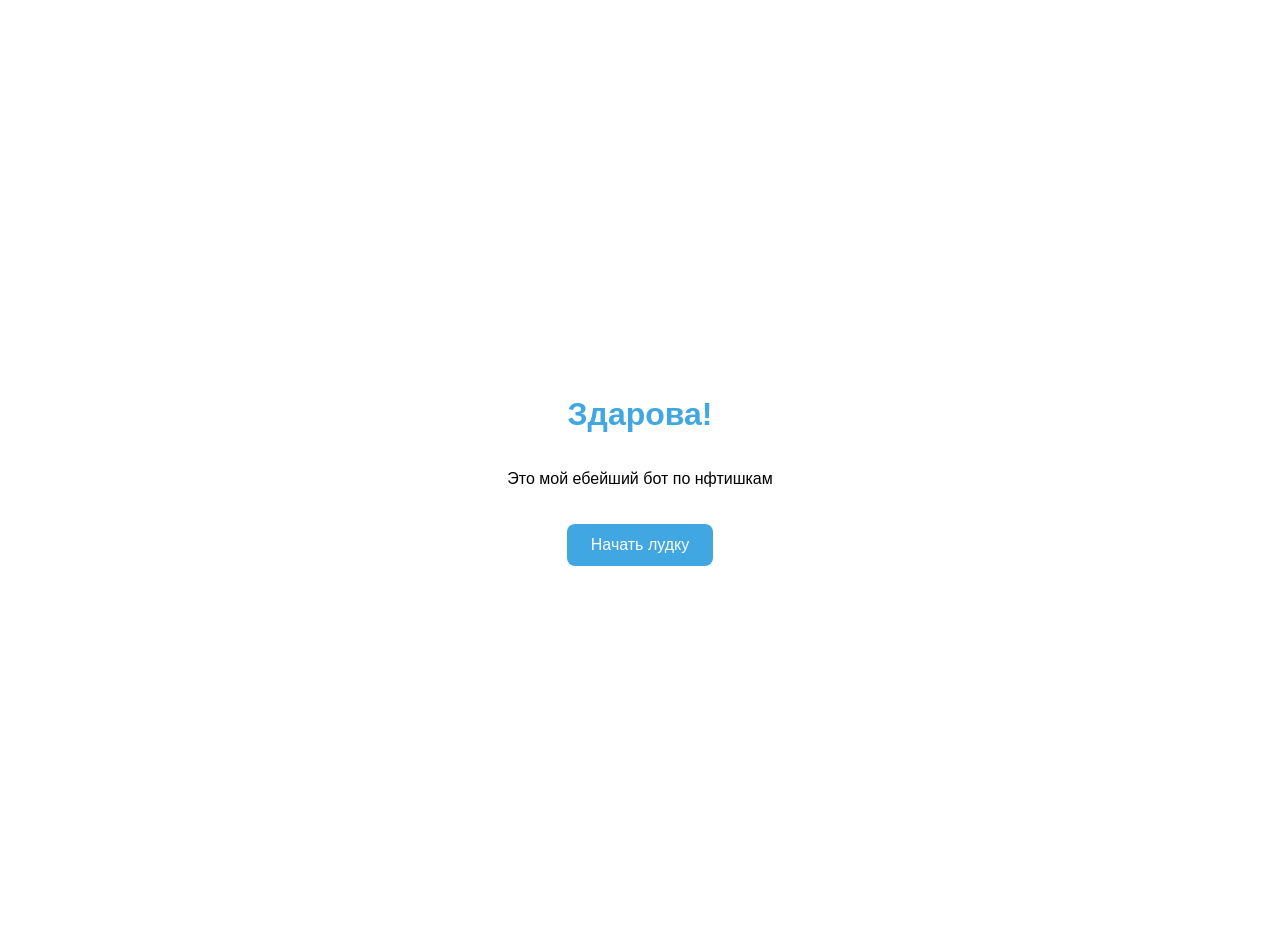
<file: index.html>
<!DOCTYPE html>
<html lang="ru">
<head>
    <meta charset="UTF-8">
    <meta name="viewport" content="width=device-width, initial-scale=1.0">
    <title>Мое первое Mini App</title>
    <!-- Обязательно! Скрипт для связи с Telegram -->
    <script src="https://telegram.org/js/telegram-web-app.js"></script>
    <link rel="stylesheet" href="style.css">
</head>
<body>
    <div class="container">
        <h1 id="greeting">Здарова!</h1>
        <p>Это мой ебейший бот по нфтишкам</p>
        
        <!-- КНОПКА - вот что отсутствовало! -->
        <button onclick="startGame()">Начать лудку</button>
    </div>
    
    <!-- Скрипт подключаем ОДИН раз в конце -->
    <script src="script.js"></script>
</body>
</html>
</file>
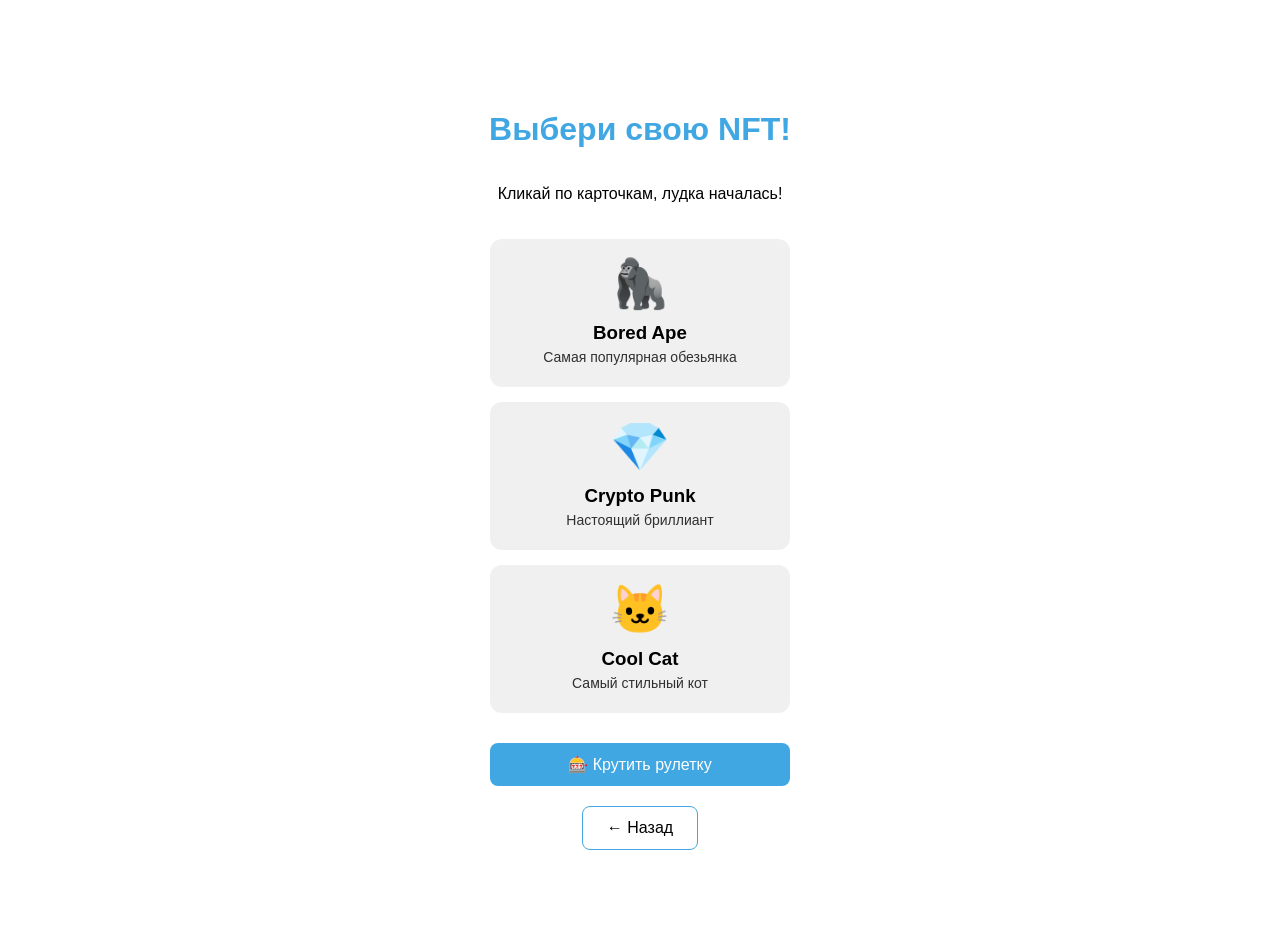
<file: game.html>
<!DOCTYPE html>
<html lang="ru">
<head>
    <meta charset="UTF-8">
    <meta name="viewport" content="width=device-width, initial-scale=1.0">
    <title>Выбор NFT</title>
    <script src="https://telegram.org/js/telegram-web-app.js"></script>
    <link rel="stylesheet" href="style.css">
</head>
<body>
    <div class="container">
        <h1 id="greeting">Выбери свою NFT!</h1>
        <p>Кликай по карточкам, лудка началась!</p>
        
        <div class="nft-grid">
            <div class="nft-card" onclick="chooseNFT('1')">
                <div class="nft-emoji">🦍</div>
                <h3>Bored Ape</h3>
                <p>Самая популярная обезьянка</p>
            </div>
            
            <div class="nft-card" onclick="chooseNFT('2')">
                <div class="nft-emoji">💎</div>
                <h3>Crypto Punk</h3>
                <p>Настоящий бриллиант</p>
            </div>
            
            <div class="nft-card" onclick="chooseNFT('3')">
                <div class="nft-emoji">🐱</div>
                <h3>Cool Cat</h3>
                <p>Самый стильный кот</p>
            </div>
        </div>
        <button onclick="goToWheel()" class="wheel-btn">🎰 Крутить рулетку</button>
        <button onclick="goBack()" class="back-btn">← Назад</button>
    </div>
    
    <script src="game.js"></script>
</body>
</html>
</file>
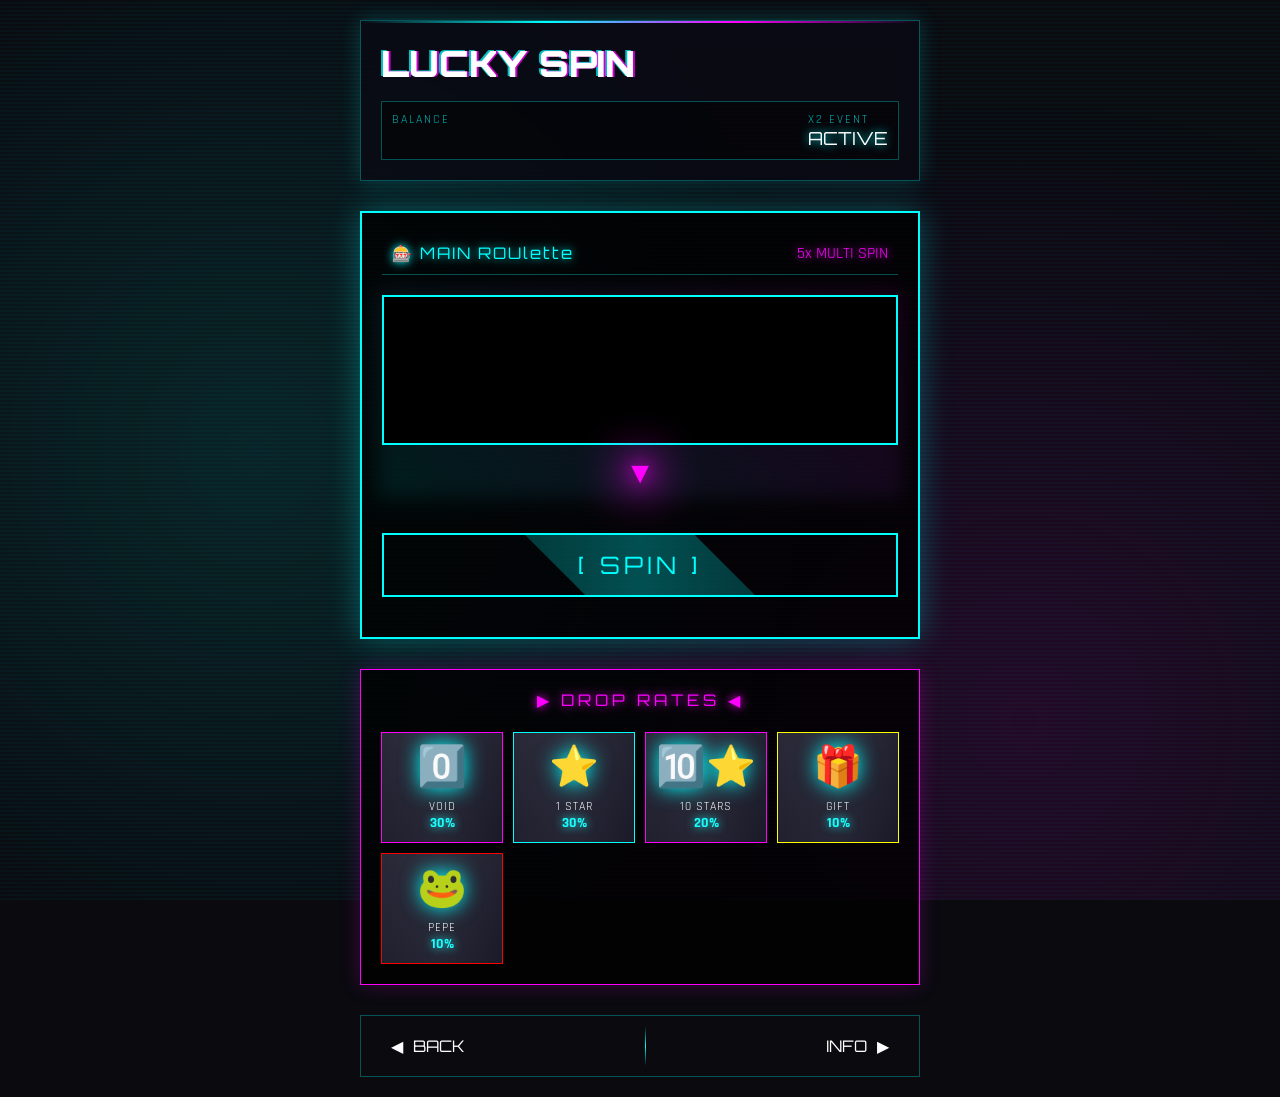
<file: wheel.html>
<!DOCTYPE html>
<html lang="ru">
<head>
    <meta charset="UTF-8">
    <meta name="viewport" content="width=device-width, initial-scale=1.0">
    <title>NFT SLOT // CYBER ROUlette</title>
    <script src="https://telegram.org/js/telegram-web-app.js"></script>
    <link rel="stylesheet" href="wheel.css">
    <link href="https://fonts.googleapis.com/css2?family=Orbitron:wght@400;700;900&family=Rajdhani:wght@300;400;600&display=swap" rel="stylesheet">
</head>
<body>
    <div class="scanlines"></div>
    <div class="cyber-bg"></div>
    
    <div class="container">
        <div class="header">
            <h1 id="greeting" class="glitch" data-text="LUCKY SPIN">LUCKY SPIN</h1>
            <div class="status-bar">
                <div class="balance">
                    <span class="label">BALANCE</span>
                    <span class="value" id="userName"></span>
                </div>
                <div class="multiplier">
                    <span class="label">x2 EVENT</span>
                    <span class="value">ACTIVE</span>
                </div>
            </div>
        </div>
        
        <!-- Горизонтальная рулетка в стиле GorilaCase -->
        <div class="slot-machine">
            <div class="slot-header">
                <div class="slot-title">🎰 MAIN ROUlette</div>
                <div class="slot-subtitle">5x MULTI SPIN</div>
            </div>
            
            <div class="window-container">
                <div class="window-glow"></div>
                <div class="window">
                    <div class="reel" id="reel">
                        <!-- Сюда будут добавляться призы -->
                    </div>
                </div>
                <div class="pointer-line">
                    <span>▼</span>
                    <div class="pointer-glow"></div>
                </div>
            </div>
            
            <div class="controls">
                <button onclick="spinSlot()" id="spinBtn" class="cyber-button">
                    <span class="glitch-text">[ SPIN ]</span>
                    <span class="button-glow"></span>
                </button>
            </div>
        </div>
        
        <!-- Статистика призов в стиле GorilaCase -->
        <div class="prize-panel">
            <div class="panel-header">
                <span class="panel-title">▶ DROP RATES ◀</span>
            </div>
            <div class="prize-grid">
                <div class="prize-card rare">
                    <div class="card-glow"></div>
                    <div class="prize-emoji">0️⃣</div>
                    <div class="prize-info">
                        <span class="prize-name">VOID</span>
                        <span class="prize-chance">30%</span>
                    </div>
                </div>
                <div class="prize-card common">
                    <div class="card-glow"></div>
                    <div class="prize-emoji">⭐</div>
                    <div class="prize-info">
                        <span class="prize-name">1 STAR</span>
                        <span class="prize-chance">30%</span>
                    </div>
                </div>
                <div class="prize-card rare">
                    <div class="card-glow"></div>
                    <div class="prize-emoji">🔟⭐</div>
                    <div class="prize-info">
                        <span class="prize-name">10 STARS</span>
                        <span class="prize-chance">20%</span>
                    </div>
                </div>
                <div class="prize-card epic">
                    <div class="card-glow"></div>
                    <div class="prize-emoji">🎁</div>
                    <div class="prize-info">
                        <span class="prize-name">GIFT</span>
                        <span class="prize-chance">10%</span>
                    </div>
                </div>
                <div class="prize-card legendary">
                    <div class="card-glow"></div>
                    <div class="prize-emoji">🐸</div>
                    <div class="prize-info">
                        <span class="prize-name">PEPE</span>
                        <span class="prize-chance">10%</span>
                    </div>
                </div>
            </div>
        </div>
        
        <!-- Навигация -->
        <div class="nav-bar">
            <button onclick="goBack()" class="nav-btn">
                <span class="nav-icon">◀</span>
                <span class="nav-text">BACK</span>
            </button>
            <div class="nav-divider"></div>
            <button onclick="showInfo()" class="nav-btn">
                <span class="nav-text">INFO</span>
                <span class="nav-icon">▶</span>
            </button>
        </div>
    </div>
    
    <!-- Модальное окно победы в стиле GorilaCase -->
    <div id="winModal" class="modal" style="display: none;">
        <div class="modal-overlay"></div>
        <div class="modal-content cyber-modal">
            <div class="modal-glow"></div>
            <div class="modal-header">
                <span class="modal-title">🎉 VICTORY 🎉</span>
                <span class="close" onclick="closeModal()">✕</span>
            </div>
            <div class="modal-body">
                <div id="prizeDisplay" class="prize-display"></div>
                <h2 id="winMessage" class="win-message glitch" data-text="КРАСАВЧИК БРАТ">КРАСАВЧИК БРАТ</h2>
                <div class="win-stats">
                    <div class="win-stat">
                        <span class="stat-label">MULTIPLIER</span>
                        <span class="stat-value">x1</span>
                    </div>
                    <div class="win-stat">
                        <span class="stat-label">BONUS</span>
                        <span class="stat-value">+0</span>
                    </div>
                </div>
            </div>
            <button onclick="closeModal()" class="modal-btn">[ COLLECT ]</button>
        </div>
    </div>
    
    <script src="wheel.js"></script>
</body>
</html>
</file>
<file: style.css>
body {
    font-family: -apple-system, BlinkMacSystemFont, 'Segoe UI', Roboto, sans-serif;
    margin: 0;
    padding: 0;
    background-color: var(--tg-theme-bg-color, #ffffff);
    color: var(--tg-theme-text-color, #000000);
}

.container {
    display: flex;
    flex-direction: column;
    align-items: center;
    justify-content: center;
    min-height: 100vh;
    padding: 20px;
}

h1 {
    color: var(--tg-theme-button-color, #40a7e3);
}

button {
    background-color: var(--tg-theme-button-color, #40a7e3);
    color: var(--tg-theme-button-text-color, #ffffff);
    border: none;
    padding: 12px 24px;
    border-radius: 8px;
    font-size: 16px;
    margin-top: 20px;
    cursor: pointer;
}
/* Стили для карточек NFT */
.nft-grid {
    display: flex;
    flex-direction: column;
    gap: 15px;
    width: 100%;
    max-width: 300px;
    margin: 20px 0;
}

.nft-card {
    background-color: var(--tg-theme-secondary-bg-color, #f0f0f0);
    border-radius: 12px;
    padding: 15px;
    text-align: center;
    cursor: pointer;
    transition: transform 0.2s;
    border: 2px solid transparent;
}

.nft-card:hover {
    transform: scale(1.02);
    border-color: var(--tg-theme-button-color, #40a7e3);
}

.nft-emoji {
    font-size: 48px;
    margin-bottom: 10px;
}

.nft-card h3 {
    margin: 5px 0;
    color: var(--tg-theme-text-color, #000000);
}

.nft-card p {
    margin: 5px 0;
    font-size: 14px;
    opacity: 0.8;
}

.back-btn {
    background-color: transparent;
    color: var(--tg-theme-text-color, #000000);
    border: 1px solid var(--tg-theme-button-color, #40a7e3);
    margin-top: 10px;
}

.back-btn:hover {
    background-color: var(--tg-theme-button-color, #40a7e3);
    color: var(--tg-theme-button-text-color, #ffffff);
}
.wheel-btn {
    background-color: var(--tg-theme-button-color, #40a7e3);
    color: var(--tg-theme-button-text-color, #ffffff);
    border: none;
    padding: 12px 24px;
    border-radius: 8px;
    font-size: 16px;
    margin: 10px 0;
    cursor: pointer;
    width: 100%;
    max-width: 300px;
}
</file>
<file: wheel.css>
/* Киберпанк-стиль как в GorilaCaseBot */
@import url('https://fonts.googleapis.com/css2?family=Orbitron:wght@400;700;900&family=Rajdhani:wght@300;400;600&display=swap');

* {
    margin: 0;
    padding: 0;
    box-sizing: border-box;
}

body {
    font-family: 'Rajdhani', sans-serif;
    background: #0a0a0f;
    color: #ffffff;
    position: relative;
    min-height: 100vh;
    overflow-x: hidden;
}

/* Эффект сканирующих линий */
.scanlines {
    position: fixed;
    top: 0;
    left: 0;
    width: 100%;
    height: 100%;
    background: linear-gradient(
        to bottom,
        transparent 50%,
        rgba(0, 255, 255, 0.03) 50%
    );
    background-size: 100% 4px;
    pointer-events: none;
    z-index: 2;
    animation: scan 8s linear infinite;
}

@keyframes scan {
    0% { background-position: 0 0; }
    100% { background-position: 0 20px; }
}

/* Кибер-фон */
.cyber-bg {
    position: fixed;
    top: 0;
    left: 0;
    width: 100%;
    height: 100%;
    background: radial-gradient(circle at 20% 50%, rgba(0, 255, 255, 0.1) 0%, transparent 50%),
                radial-gradient(circle at 80% 80%, rgba(255, 0, 255, 0.1) 0%, transparent 50%);
    z-index: 0;
}

.container {
    position: relative;
    z-index: 10;
    max-width: 600px;
    margin: 0 auto;
    padding: 20px;
}

/* Хедер в стиле GorilaCase */
.header {
    margin-bottom: 30px;
    padding: 20px;
    background: rgba(10, 10, 20, 0.8);
    border: 1px solid rgba(0, 255, 255, 0.3);
    box-shadow: 0 0 20px rgba(0, 255, 255, 0.2);
    position: relative;
    backdrop-filter: blur(10px);
}

.header::before {
    content: '';
    position: absolute;
    top: 0;
    left: 0;
    width: 100%;
    height: 2px;
    background: linear-gradient(90deg, transparent, #00ffff, #ff00ff, transparent);
    animation: glitch-line 3s linear infinite;
}

@keyframes glitch-line {
    0% { transform: translateX(-100%); }
    100% { transform: translateX(100%); }
}

.glitch {
    font-family: 'Orbitron', sans-serif;
    font-size: 36px;
    font-weight: 900;
    text-transform: uppercase;
    color: #ffffff;
    text-shadow: 0.05em 0 0 rgba(255, 0, 255, 0.75),
                -0.05em -0.025em 0 rgba(0, 255, 255, 0.75);
    animation: glitch 500ms infinite;
    position: relative;
}

@keyframes glitch {
    0% {
        text-shadow: 0.05em 0 0 rgba(255, 0, 255, 0.75),
                    -0.05em -0.025em 0 rgba(0, 255, 255, 0.75);
    }
    14% {
        text-shadow: 0.05em 0 0 rgba(255, 0, 255, 0.75),
                    -0.05em -0.025em 0 rgba(0, 255, 255, 0.75);
    }
    15% {
        text-shadow: -0.05em -0.025em 0 rgba(255, 0, 255, 0.75),
                    0.025em 0.025em 0 rgba(0, 255, 255, 0.75);
    }
    49% {
        text-shadow: -0.05em -0.025em 0 rgba(255, 0, 255, 0.75),
                    0.025em 0.025em 0 rgba(0, 255, 255, 0.75);
    }
    50% {
        text-shadow: 0.025em 0.05em 0 rgba(255, 0, 255, 0.75),
                    0.05em 0 0 rgba(0, 255, 255, 0.75);
    }
    99% {
        text-shadow: 0.025em 0.05em 0 rgba(255, 0, 255, 0.75),
                    0.05em 0 0 rgba(0, 255, 255, 0.75);
    }
    100% {
        text-shadow: -0.025em 0 0 rgba(255, 0, 255, 0.75),
                    -0.025em -0.025em 0 rgba(0, 255, 255, 0.75);
    }
}

.status-bar {
    display: flex;
    justify-content: space-between;
    margin-top: 15px;
    padding: 10px;
    border: 1px solid rgba(0, 255, 255, 0.3);
    background: rgba(0, 0, 0, 0.5);
}

.balance, .multiplier {
    display: flex;
    flex-direction: column;
}

.label {
    font-size: 12px;
    color: rgba(0, 255, 255, 0.7);
    text-transform: uppercase;
    letter-spacing: 2px;
}

.value {
    font-family: 'Orbitron', sans-serif;
    font-size: 18px;
    color: #ffffff;
    text-shadow: 0 0 10px #00ffff;
}

/* Слот-машина */
.slot-machine {
    margin: 30px 0;
    padding: 20px;
    background: rgba(0, 0, 0, 0.8);
    border: 2px solid #00ffff;
    box-shadow: 0 0 30px rgba(0, 255, 255, 0.3);
    position: relative;
}

.slot-header {
    display: flex;
    justify-content: space-between;
    margin-bottom: 20px;
    padding: 10px;
    border-bottom: 1px solid rgba(0, 255, 255, 0.3);
}

.slot-title {
    font-family: 'Orbitron', sans-serif;
    color: #00ffff;
    text-shadow: 0 0 10px #00ffff;
    letter-spacing: 2px;
}

.slot-subtitle {
    color: #ff00ff;
    text-shadow: 0 0 10px #ff00ff;
}

.window-container {
    position: relative;
    margin: 20px 0;
}

.window-glow {
    position: absolute;
    top: -5px;
    left: -5px;
    right: -5px;
    bottom: -5px;
    background: linear-gradient(45deg, #00ffff, #ff00ff);
    filter: blur(10px);
    opacity: 0.5;
    z-index: -1;
    animation: glow-pulse 2s infinite;
}

@keyframes glow-pulse {
    0%, 100% { opacity: 0.5; }
    50% { opacity: 0.8; }
}

.window {
    background: #000;
    border: 2px solid #00ffff;
    padding: 20px;
    overflow: hidden;
    position: relative;
    height: 150px;
}

.reel {
    display: flex;
    gap: 15px;
    transition: transform 2s cubic-bezier(0.25, 0.1, 0.15, 1);
    will-change: transform;
}

.prize-item {
    min-width: 120px;
    height: 110px;
    background: linear-gradient(145deg, #1a1a2a, #0a0a1a);
    border: 1px solid #00ffff;
    display: flex;
    flex-direction: column;
    align-items: center;
    justify-content: center;
    font-size: 24px;
    box-shadow: 0 0 20px rgba(0, 255, 255, 0.2);
    position: relative;
    overflow: hidden;
    flex-shrink: 0;
}

.prize-item::before {
    content: '';
    position: absolute;
    top: -50%;
    left: -50%;
    width: 200%;
    height: 200%;
    background: linear-gradient(
        45deg,
        transparent,
        rgba(0, 255, 255, 0.1),
        transparent
    );
    transform: rotate(45deg);
    animation: shine 3s infinite;
}

@keyframes shine {
    0% { transform: translateX(-100%) rotate(45deg); }
    100% { transform: translateX(100%) rotate(45deg); }
}

.prize-emoji {
    font-size: 40px;
    margin-bottom: 5px;
    filter: drop-shadow(0 0 10px #00ffff);
}

.prize-name {
    font-size: 14px;
    color: #ffffff;
    text-transform: uppercase;
    letter-spacing: 1px;
}

.pointer-line {
    position: relative;
    color: #ff00ff;
    font-size: 30px;
    text-align: center;
    margin-top: 10px;
    text-shadow: 0 0 20px #ff00ff;
    animation: pointer-pulse 1s infinite;
}

@keyframes pointer-pulse {
    0%, 100% { opacity: 1; }
    50% { opacity: 0.5; }
}

.pointer-glow {
    position: absolute;
    top: 50%;
    left: 50%;
    transform: translate(-50%, -50%);
    width: 50px;
    height: 50px;
    background: #ff00ff;
    filter: blur(20px);
    opacity: 0.3;
}

/* Кнопка SPIN в стиле GorilaCase */
.cyber-button {
    background: transparent;
    border: 2px solid #00ffff;
    color: #00ffff;
    padding: 15px 40px;
    font-family: 'Orbitron', sans-serif;
    font-size: 24px;
    text-transform: uppercase;
    letter-spacing: 4px;
    position: relative;
    cursor: pointer;
    overflow: hidden;
    transition: all 0.3s;
    width: 100%;
    margin: 20px 0;
}

.cyber-button:hover {
    background: rgba(0, 255, 255, 0.1);
    box-shadow: 0 0 30px rgba(0, 255, 255, 0.5);
    color: #ffffff;
}

.cyber-button:disabled {
    opacity: 0.3;
    cursor: not-allowed;
}

.button-glow {
    position: absolute;
    top: -50%;
    left: -50%;
    width: 200%;
    height: 200%;
    background: linear-gradient(
        45deg,
        transparent,
        rgba(0, 255, 255, 0.3),
        transparent
    );
    transform: rotate(45deg);
    animation: button-shine 3s infinite;
}

@keyframes button-shine {
    0% { transform: translateX(-100%) rotate(45deg); }
    100% { transform: translateX(100%) rotate(45deg); }
}

/* Панель с призами */
.prize-panel {
    margin: 30px 0;
    padding: 20px;
    background: rgba(0, 0, 0, 0.8);
    border: 1px solid #ff00ff;
    box-shadow: 0 0 20px rgba(255, 0, 255, 0.2);
}

.panel-header {
    text-align: center;
    margin-bottom: 20px;
}

.panel-title {
    font-family: 'Orbitron', sans-serif;
    color: #ff00ff;
    text-shadow: 0 0 10px #ff00ff;
    letter-spacing: 4px;
}

.prize-grid {
    display: grid;
    grid-template-columns: repeat(auto-fit, minmax(100px, 1fr));
    gap: 10px;
}

.prize-card {
    position: relative;
    padding: 10px;
    background: linear-gradient(145deg, #1a1a2a, #0a0a1a);
    border: 1px solid;
    text-align: center;
    overflow: hidden;
    cursor: pointer;
    transition: transform 0.3s;
}

.prize-card:hover {
    transform: scale(1.05);
}

.prize-card.common { border-color: #00ffff; }
.prize-card.rare { border-color: #ff00ff; }
.prize-card.epic { border-color: #ffff00; }
.prize-card.legendary { border-color: #ff0000; }

.card-glow {
    position: absolute;
    top: -50%;
    left: -50%;
    width: 200%;
    height: 200%;
    background: linear-gradient(
        45deg,
        transparent,
        rgba(255, 255, 255, 0.1),
        transparent
    );
    transform: rotate(45deg);
    animation: card-shine 4s infinite;
}

@keyframes card-shine {
    0% { transform: translateX(-100%) rotate(45deg); }
    100% { transform: translateX(100%) rotate(45deg); }
}

.prize-info {
    margin-top: 5px;
}

.prize-name {
    display: block;
    font-size: 12px;
    color: #ffffff;
    text-transform: uppercase;
}

.prize-chance {
    display: block;
    font-size: 14px;
    font-weight: bold;
    color: #00ffff;
    text-shadow: 0 0 10px #00ffff;
}

/* Навигация */
.nav-bar {
    display: flex;
    justify-content: space-between;
    margin-top: 30px;
    padding: 10px;
    border: 1px solid rgba(0, 255, 255, 0.3);
}

.nav-btn {
    background: transparent;
    border: none;
    color: #ffffff;
    font-family: 'Orbitron', sans-serif;
    font-size: 16px;
    display: flex;
    align-items: center;
    gap: 10px;
    cursor: pointer;
    padding: 10px 20px;
    transition: all 0.3s;
}

.nav-btn:hover {
    background: rgba(0, 255, 255, 0.1);
    text-shadow: 0 0 10px #00ffff;
}

.nav-divider {
    width: 1px;
    background: linear-gradient(to bottom, transparent, #00ffff, transparent);
}

/* Модальное окно */
.modal {
    position: fixed;
    top: 0;
    left: 0;
    width: 100%;
    height: 100%;
    display: flex;
    align-items: center;
    justify-content: center;
    z-index: 1000;
}

.modal-overlay {
    position: absolute;
    top: 0;
    left: 0;
    width: 100%;
    height: 100%;
    background: rgba(0, 0, 0, 0.9);
    backdrop-filter: blur(5px);
}

.cyber-modal {
    position: relative;
    background: linear-gradient(145deg, #1a1a2a, #0a0a1a);
    border: 2px solid #00ffff;
    padding: 30px;
    max-width: 400px;
    width: 90%;
    text-align: center;
    z-index: 1001;
    box-shadow: 0 0 50px rgba(0, 255, 255, 0.5);
}

.modal-glow {
    position: absolute;
    top: -5px;
    left: -5px;
    right: -5px;
    bottom: -5px;
    background: linear-gradient(45deg, #00ffff, #ff00ff);
    filter: blur(20px);
    opacity: 0.3;
    z-index: -1;
}

.modal-header {
    display: flex;
    justify-content: space-between;
    align-items: center;
    margin-bottom: 20px;
    padding-bottom: 10px;
    border-bottom: 1px solid #00ffff;
}

.modal-title {
    font-family: 'Orbitron', sans-serif;
    color: #00ffff;
    text-shadow: 0 0 10px #00ffff;
    font-size: 24px;
}

.close {
    color: #ff00ff;
    font-size: 28px;
    cursor: pointer;
    text-shadow: 0 0 10px #ff00ff;
}

.prize-display {
    font-size: 100px;
    margin: 20px 0;
    filter: drop-shadow(0 0 30px #00ffff);
    animation: prize-pop 0.5s;
}

@keyframes prize-pop {
    0% { transform: scale(0); }
    50% { transform: scale(1.2); }
    100% { transform: scale(1); }
}

.win-message {
    font-family: 'Orbitron', sans-serif;
    font-size: 28px;
    margin: 20px 0;
    color: #ff00ff;
    text-shadow: 0 0 20px #ff00ff;
}

.win-stats {
    display: flex;
    justify-content: space-around;
    margin: 20px 0;
    padding: 20px;
    border: 1px solid rgba(0, 255, 255, 0.3);
}

.win-stat {
    display: flex;
    flex-direction: column;
}

.stat-label {
    font-size: 12px;
    color: rgba(0, 255, 255, 0.7);
}

.stat-value {
    font-family: 'Orbitron', sans-serif;
    font-size: 24px;
    color: #00ffff;
    text-shadow: 0 0 10px #00ffff;
}

.modal-btn {
    background: transparent;
    border: 2px solid #ff00ff;
    color: #ff00ff;
    padding: 15px 40px;
    font-family: 'Orbitron', sans-serif;
    font-size: 18px;
    cursor: pointer;
    margin-top: 20px;
    transition: all 0.3s;
}

.modal-btn:hover {
    background: rgba(255, 0, 255, 0.1);
    box-shadow: 0 0 30px rgba(255, 0, 255, 0.5);
    color: #ffffff;
}
</file>
